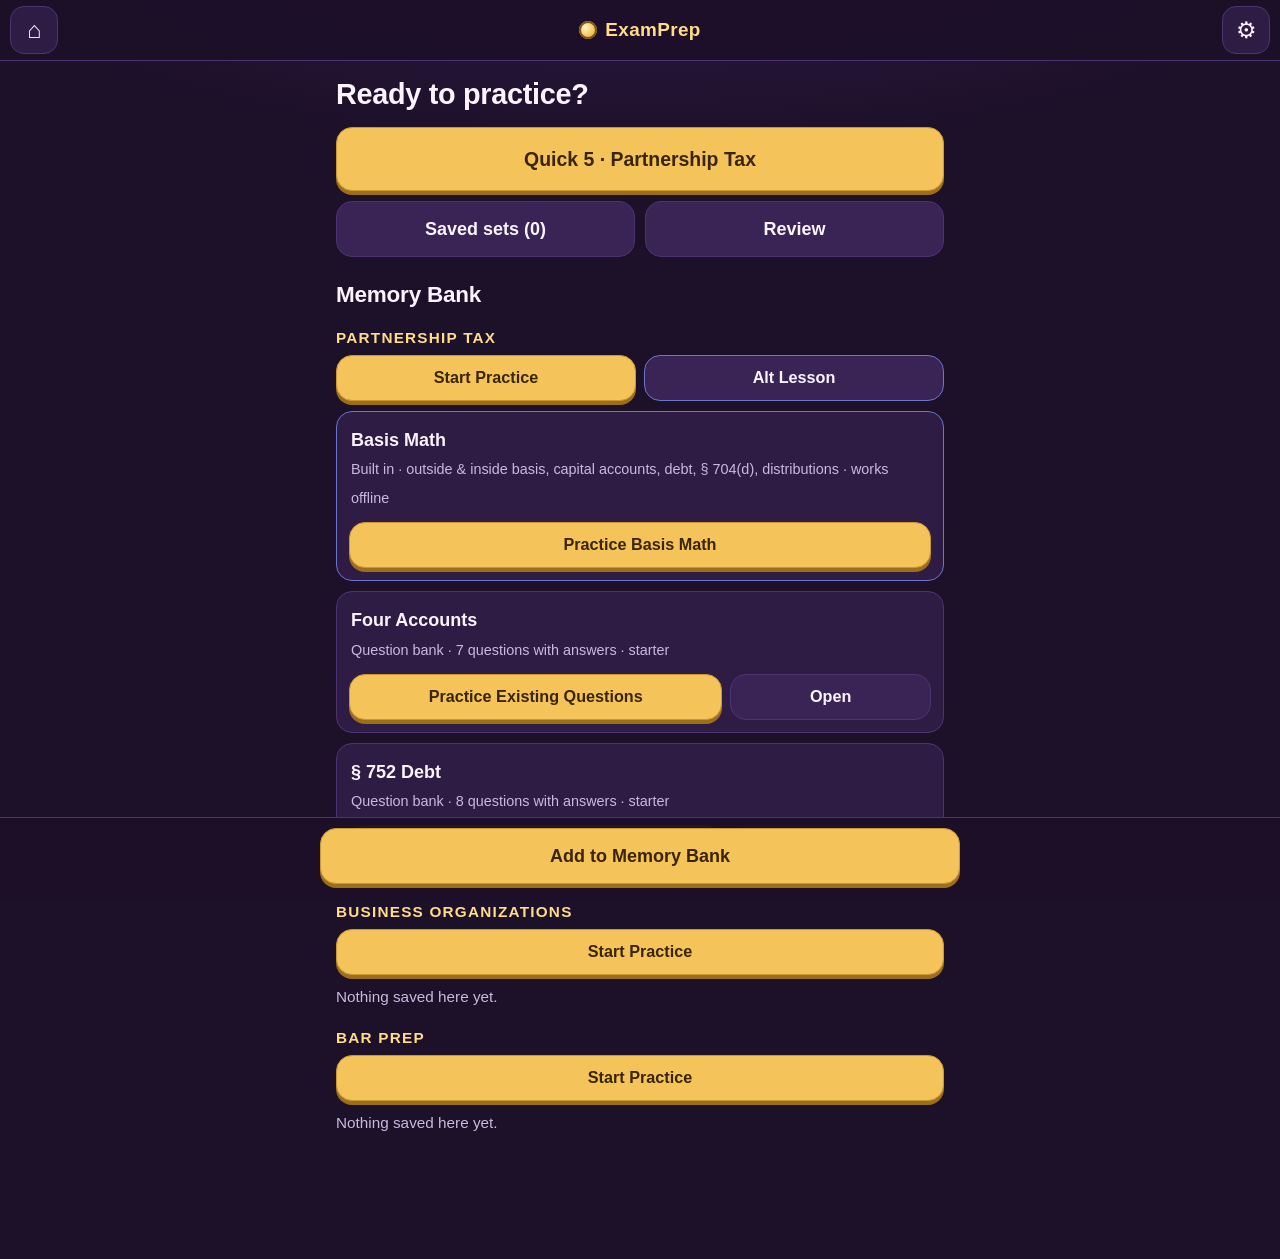
<file: index.html>
<!DOCTYPE html>
<html lang="en">
<head>
<meta charset="utf-8">
<meta name="viewport" content="width=device-width, initial-scale=1, viewport-fit=cover">
<meta name="theme-color" content="#1d1029">
<meta name="apple-mobile-web-app-capable" content="yes">
<meta name="mobile-web-app-capable" content="yes">
<meta name="apple-mobile-web-app-status-bar-style" content="black-translucent">
<meta name="apple-mobile-web-app-title" content="ExamPrep">
<title>LawSchoolExamPrep</title>
<link rel="manifest" href="manifest.webmanifest">
<link rel="apple-touch-icon" href="icons/icon-180.png">
<link rel="icon" type="image/png" href="icons/icon-192.png">
<link rel="stylesheet" href="styles.css">
</head>
<body>
<a class="skip" href="#app">Skip to content</a>
<header class="topbar">
  <button class="icon-btn" id="nav-home" aria-label="Home"><span aria-hidden="true">⌂</span></button>
  <div class="brand"><span class="coin-dot" aria-hidden="true"></span>ExamPrep</div>
  <button class="icon-btn" id="nav-settings" aria-label="Settings"><span aria-hidden="true">⚙</span></button>
</header>
<main id="app" tabindex="-1"></main>
<div id="fx" aria-hidden="true"></div>
<div id="toast" role="status" aria-live="polite"></div>
<script type="module" src="js/app.js"></script>
<noscript><p style="padding:2rem;color:#fff">This app needs JavaScript turned on.</p></noscript>
</body>
</html>
</file>
<file: styles.css>
:root {
  --bg: #1d1029;
  --bg-2: #261537;
  --card: #2f1c45;
  --card-2: #3a2455;
  --line: #4d3470;
  --gold: #f4c35a;
  --gold-2: #ffdc8a;
  --gold-ink: #3a2500;
  --text: #fbf4ff;
  --muted: #cbb8de;
  --ok: #63d9a0;
  --ok-bg: #173b2e;
  --bad: #ff8a8a;
  --bad-bg: #4a1d2b;
  --info-bg: #2b2f5c;
  --radius: 16px;
  --fs: 18px;
  --tap: 56px;
  --safe-b: env(safe-area-inset-bottom, 0px);
}
html[data-text="small"] { --fs: 16px; }
html[data-text="large"] { --fs: 20px; }
html[data-text="xl"] { --fs: 23px; }

* { box-sizing: border-box; }
html, body { margin: 0; background: var(--bg); color: var(--text); }
body {
  font-family: -apple-system, BlinkMacSystemFont, "SF Pro Text", "Segoe UI", Roboto, Helvetica, Arial, sans-serif;
  font-size: var(--fs);
  line-height: 1.6;
  -webkit-text-size-adjust: 100%;
  min-height: 100vh;
  background:
    radial-gradient(1200px 500px at 50% -200px, #3b1f58 0%, transparent 70%),
    var(--bg);
  background-attachment: fixed;
}
h1, h2, h3 { line-height: 1.25; margin: 0 0 .5em; font-weight: 700; letter-spacing: -.01em; }
h1 { font-size: 1.6em; }
h2 { font-size: 1.25em; }
h3 { font-size: 1.05em; }
p { margin: 0 0 .8em; }
a { color: var(--gold-2); }
.skip { position: absolute; left: -999px; }
.skip:focus { left: 12px; top: 12px; z-index: 100; background: var(--gold); color: var(--gold-ink); padding: 8px 12px; border-radius: 8px; }

.topbar {
  position: sticky; top: 0; z-index: 20;
  display: flex; align-items: center; justify-content: space-between;
  padding: calc(env(safe-area-inset-top, 0px) + 6px) 10px 6px;
  background: rgba(29, 16, 41, .92);
  backdrop-filter: blur(8px); -webkit-backdrop-filter: blur(8px);
  border-bottom: 1px solid var(--line);
}
.brand { font-weight: 800; font-size: 1.05em; display: flex; align-items: center; gap: 8px; color: var(--gold-2); letter-spacing: .02em; }
.coin-dot { width: 18px; height: 18px; border-radius: 50%; background: radial-gradient(circle at 35% 35%, #fff2c4, var(--gold) 55%, #b9822a); box-shadow: 0 0 0 2px #7a5414 inset; }
.icon-btn {
  width: 48px; height: 48px; border-radius: 14px; border: 1px solid var(--line);
  background: var(--card); color: var(--text); font-size: 1.3em; cursor: pointer;
}

main { max-width: 640px; margin: 0 auto; padding: 16px 16px calc(230px + var(--safe-b)); outline: none; }
.screen { animation: enter .22s ease-out; }
@keyframes enter { from { opacity: 0; } to { opacity: 1; } }

.card {
  background: var(--card); border: 1px solid var(--line); border-radius: var(--radius);
  padding: 16px; margin: 0 0 14px;
}
.card.gold { border-color: var(--gold); background: linear-gradient(180deg, #3d2650, var(--card)); }
.card.ok { border-color: var(--ok); background: var(--ok-bg); }
.card.bad { border-color: var(--bad); background: var(--bad-bg); }
.card.info { border-color: #6c74c9; background: var(--info-bg); }
.muted { color: var(--muted); }
.small { font-size: .85em; }
.tag {
  display: inline-block; font-size: .78em; font-weight: 700; letter-spacing: .02em;
  padding: 3px 10px; border-radius: 999px; background: var(--card-2); color: var(--gold-2);
  border: 1px solid var(--line); margin: 0 6px 6px 0;
}
.tag.hypo { background: #3b2a12; color: var(--gold-2); border-color: #8a6420; }
.tag.src { background: #24304a; color: #bcd3ff; border-color: #3e5a8a; }

.btn {
  display: flex; align-items: center; justify-content: center; gap: 10px;
  width: 100%; min-height: var(--tap); padding: 12px 18px; margin: 0 0 10px;
  border-radius: 16px; border: 1px solid var(--line);
  background: var(--card-2); color: var(--text);
  font: inherit; font-weight: 700; cursor: pointer; text-align: center;
  transition: transform .08s ease, background .15s ease;
  -webkit-tap-highlight-color: transparent;
}
.btn:active { transform: scale(.98); }
.btn.primary { background: var(--gold); color: var(--gold-ink); border-color: #c99631; box-shadow: 0 4px 0 #9b6e1c; }
.btn.primary:active { box-shadow: 0 1px 0 #9b6e1c; transform: translateY(3px); }
.btn.ghost { background: transparent; }
.btn.danger { border-color: #8a3b4d; color: var(--bad); background: transparent; }
.btn[disabled] { opacity: .55; }
.row { display: flex; gap: 10px; }
.row > * { flex: 1; }
.grid-3 { display: grid; grid-template-columns: repeat(3, 1fr); gap: 10px; margin-bottom: 10px; }
.grid-3 .btn { margin: 0; }
.seg { display: flex; gap: 8px; flex-wrap: wrap; margin: 6px 0 14px; }
.seg button {
  flex: 1 1 auto; min-height: 48px; min-width: 64px; padding: 8px 14px; border-radius: 14px;
  border: 1px solid var(--line); background: var(--card-2); color: var(--text); font: inherit; font-weight: 700;
}
.seg button[aria-pressed="true"] { background: var(--gold); color: var(--gold-ink); border-color: #c99631; }

.choice {
  display: block; width: 100%; text-align: left; min-height: var(--tap);
  padding: 14px 16px; margin: 0 0 10px; border-radius: 16px;
  border: 2px solid var(--line); background: var(--card-2); color: var(--text);
  font: inherit; line-height: 1.45; cursor: pointer;
}
.choice .letter {
  display: inline-flex; align-items: center; justify-content: center;
  width: 32px; height: 32px; border-radius: 50%; margin-right: 10px;
  background: var(--bg-2); color: var(--gold-2); font-weight: 800; flex: none;
}
.choice-inner { display: flex; align-items: flex-start; }
.choice.picked { border-color: var(--gold); }
.choice.correct { border-color: var(--ok); background: var(--ok-bg); }
.choice.wrong { border-color: var(--bad); background: var(--bad-bg); }
.choice[disabled] { cursor: default; }

.facts { width: 100%; border-collapse: collapse; margin: 6px 0 12px; }
.facts td { padding: 8px 4px; border-bottom: 1px solid var(--line); vertical-align: top; }
.facts td:last-child { text-align: right; font-weight: 700; color: var(--gold-2); white-space: nowrap; padding-left: 10px; }
.blank { display: inline-block; min-width: 4.5em; border-bottom: 3px solid var(--gold); margin: 0 2px; }
mark { background: #6a4b12; color: #fff1c9; padding: 0 3px; border-radius: 4px; }

textarea, input[type="text"], input[type="password"] {
  width: 100%; font: inherit; color: var(--text); background: var(--bg-2);
  border: 1px solid var(--line); border-radius: 14px; padding: 12px 14px; margin: 4px 0 12px;
}
textarea { min-height: 180px; line-height: 1.6; }
label.field { display: block; font-weight: 700; margin-top: 6px; }

.section-block { border-left: 4px solid var(--gold); padding: 2px 0 2px 12px; margin: 10px 0 14px; }
.section-block.rule { border-color: #8fa8ff; }
.section-block.app { border-color: var(--gold); }
.section-block.take { border-color: var(--ok); }
.section-block h3 { font-size: .8em; text-transform: uppercase; letter-spacing: .08em; color: var(--muted); margin-bottom: 4px; }
.why-list { padding-left: 1.2em; margin: 0; }
.why-list li { margin-bottom: 6px; }

.topic {
  display: flex; align-items: center; gap: 12px; width: 100%; min-height: var(--tap);
  padding: 12px 14px; margin: 0 0 8px; border-radius: 14px; text-align: left;
  border: 2px solid var(--line); background: var(--card); color: var(--text); font: inherit; cursor: pointer;
}
.topic[aria-pressed="true"] { border-color: var(--gold); background: #3b2650; }
.topic .check {
  flex: none; width: 26px; height: 26px; border-radius: 8px; border: 2px solid var(--muted);
  display: flex; align-items: center; justify-content: center; font-weight: 900; color: var(--gold-ink);
}
.topic[aria-pressed="true"] .check { background: var(--gold); border-color: var(--gold); }
.topic .t-main { flex: 1; min-width: 0; }
.topic .t-title { font-weight: 700; display: block; overflow-wrap: anywhere; }
.topic .t-meta { font-size: .8em; color: var(--muted); }
.lvl-2 { margin-left: 14px; width: calc(100% - 14px); }
.lvl-3 { margin-left: 28px; width: calc(100% - 28px); }
.lvl-4 { margin-left: 40px; width: calc(100% - 40px); }

.progress { height: 10px; border-radius: 999px; background: var(--bg-2); overflow: hidden; border: 1px solid var(--line); margin: 6px 0 14px; }
.progress > span { display: block; height: 100%; background: linear-gradient(90deg, var(--gold), var(--gold-2)); transition: width .3s ease; }
.meter { height: 8px; border-radius: 999px; background: var(--bg-2); overflow: hidden; margin-top: 6px; }
.meter > span { display: block; height: 100%; background: var(--gold); }
.meter.low > span { background: #ff9f7a; }
.meter.mid > span { background: var(--gold); }
.meter.high > span { background: var(--ok); }

.qhead { display: flex; justify-content: space-between; align-items: center; gap: 8px; flex-wrap: wrap; }
.tools { display: flex; gap: 8px; flex-wrap: wrap; margin: 8px 0 12px; }
.tool {
  min-height: 44px; padding: 6px 12px; border-radius: 12px; border: 1px solid var(--line);
  background: var(--bg-2); color: var(--text); font: inherit; font-size: .85em; font-weight: 700; cursor: pointer;
}
.tool[aria-pressed="true"] { border-color: var(--gold); color: var(--gold-2); }
.timer { font-variant-numeric: tabular-nums; font-weight: 800; color: var(--gold-2); }
.timer.out { color: var(--bad); }

.dock {
  position: fixed; left: 0; right: 0; bottom: 0; z-index: 15;
  padding: 10px 16px calc(10px + var(--safe-b));
  background: linear-gradient(180deg, rgba(29,16,41,0), rgba(29,16,41,.96) 30%);
}
.dock-inner { max-width: 640px; margin: 0 auto; }
.dock .btn { margin-bottom: 6px; }

.stat-grid { display: grid; grid-template-columns: repeat(3, 1fr); gap: 10px; margin-bottom: 14px; }
.stat { background: var(--card); border: 1px solid var(--line); border-radius: 14px; padding: 12px; text-align: center; }
.stat b { display: block; font-size: 1.6em; color: var(--gold-2); line-height: 1.1; }
.stat span { font-size: .78em; color: var(--muted); }

.switch { display: flex; align-items: center; justify-content: space-between; gap: 12px; min-height: var(--tap); border-bottom: 1px solid var(--line); }
.switch:last-child { border-bottom: 0; }
.switch input { width: 52px; height: 30px; accent-color: var(--gold); }
.check-row { display: flex; gap: 10px; align-items: flex-start; padding: 8px 0; }
.check-row input { width: 26px; height: 26px; margin-top: 2px; accent-color: var(--gold); flex: none; }

.empty { text-align: center; padding: 22px 12px; }
.empty .big { font-size: 2.4em; }

#toast {
  position: fixed; left: 50%; bottom: calc(96px + var(--safe-b)); transform: translateX(-50%) translateY(20px);
  background: var(--gold); color: var(--gold-ink); font-weight: 800; padding: 10px 16px; border-radius: 999px;
  opacity: 0; pointer-events: none; transition: opacity .2s, transform .2s; z-index: 60; max-width: 90vw; text-align: center;
}
#toast.show { opacity: 1; transform: translateX(-50%) translateY(0); }

/* effects */
#fx { position: fixed; inset: 0; pointer-events: none; z-index: 50; overflow: hidden; }
.drop { position: absolute; top: -60px; will-change: transform; animation: fall var(--dur, 1s) cubic-bezier(.3,.1,.6,1) forwards; }
.coin {
  width: 30px; height: 30px; border-radius: 50%;
  background: radial-gradient(circle at 35% 30%, #fff6d2, #f4c35a 50%, #b07a22);
  box-shadow: inset 0 0 0 3px #a8741e; color: #6b4708; font-weight: 900; font-size: 16px;
  display: flex; align-items: center; justify-content: center;
}
.bill {
  width: 46px; height: 24px; border-radius: 4px; background: #5fbf7a; border: 2px solid #2f7a45;
  color: #1d4d2b; font-weight: 900; font-size: 14px; display: flex; align-items: center; justify-content: center;
}
@keyframes fall {
  0% { transform: translate3d(0, 0, 0) rotate(0deg); opacity: 1; }
  85% { opacity: 1; }
  100% { transform: translate3d(var(--dx, 0px), 110vh, 0) rotate(var(--rot, 360deg)); opacity: 0; }
}
.splat { position: absolute; left: 50%; top: 38%; width: 220px; height: 220px; margin: -110px 0 0 -110px; animation: splat .9s ease-out forwards; }
@keyframes splat {
  0% { transform: scale(.2) rotate(-10deg); opacity: 0; }
  20% { transform: scale(1.08) rotate(3deg); opacity: .95; }
  35% { transform: scale(1) rotate(0); opacity: .9; }
  100% { transform: scale(1.02); opacity: 0; }
}
.shake { animation: shake .35s ease-in-out; }
@keyframes shake { 0%,100% { transform: none; } 25% { transform: translateX(-6px); } 50% { transform: translateX(5px); } 75% { transform: translateX(-3px); } }
.glow { animation: glow .9s ease-out; }
@keyframes glow { 0% { box-shadow: 0 0 0 0 rgba(244,195,90,.0); } 30% { box-shadow: 0 0 0 6px rgba(244,195,90,.55); } 100% { box-shadow: 0 0 0 0 rgba(244,195,90,0); } }
.plus { position: absolute; left: 50%; top: 30%; transform: translateX(-50%); font-size: 2.2em; font-weight: 900; color: var(--gold-2); animation: plus .9s ease-out forwards; }
@keyframes plus { from { opacity: 0; transform: translate(-50%, 10px); } 30% { opacity: 1; } to { opacity: 0; transform: translate(-50%, -30px); } }

html.reduce-motion *, html.reduce-motion *::before, html.reduce-motion *::after {
  animation-duration: .001ms !important; transition-duration: .001ms !important;
}
html.reduce-motion .glow { animation: none !important; box-shadow: 0 0 0 4px rgba(244,195,90,.6); }

/* ---------- Memory Bank, Generate Practice, full answers ---------- */
select { width: 100%; font: inherit; color: var(--text); background: var(--bg-2); border: 1px solid var(--line); border-radius: 14px; padding: 12px 14px; margin: 4px 0 12px; min-height: var(--tap); }
.btn.big { min-height: 64px; font-size: 1.08em; }
.btn.sm { min-height: 46px; padding: 8px 12px; font-size: .9em; margin: 0; }
.course { margin-bottom: 8px; }
.course-head { font-size: .85em; text-transform: uppercase; letter-spacing: .08em; color: var(--gold-2); margin: 18px 0 8px; }
.item { background: var(--card); border: 1px solid var(--line); border-radius: var(--radius); padding: 12px; margin: 0 0 10px; }
.item.builtin { border-color: #6c74c9; }
.item-open { display: block; width: 100%; text-align: left; background: none; border: 0; color: var(--text); font: inherit; padding: 2px 2px 10px; cursor: pointer; }
.item-open.static { cursor: default; }
.item-open .t-title { font-weight: 700; display: block; overflow-wrap: anywhere; }
.item-open .t-meta { font-size: .8em; color: var(--muted); }
.item-actions { display: flex; gap: 8px; flex-wrap: wrap; }
.item-actions .btn { width: auto; flex: 1 1 auto; }
.asks { display: inline-block; font-size: .85em; background: #24304a; color: #bcd3ff; border: 1px solid #3e5a8a; border-radius: 10px; padding: 4px 10px; margin: 0 0 8px; }
.answer-full { font-size: 1.08em; margin: 0; }
.section-block.mine { border-color: var(--bad); }
.steps { margin: 4px 0 0; padding-left: 1.3em; }
.steps li { margin-bottom: 6px; }
.steps.reveal li { opacity: 0; animation: stepIn .35s ease-out forwards; animation-delay: calc(var(--d) * 450ms + 300ms); }
@keyframes stepIn { from { opacity: 0; transform: translateY(4px); } to { opacity: 1; transform: none; } }
details.others, details.txt { margin: 8px 0 12px; }
details > summary { min-height: 44px; font-weight: 700; cursor: pointer; padding: 8px 0; }
details.txt > summary { font-weight: 600; }
.ref { border-top: 1px solid var(--line); margin-top: 12px; padding-top: 10px; }
.fb-actions { display: flex; gap: 8px; flex-wrap: wrap; margin-top: 12px; }
.fb-actions .btn { width: auto; flex: 1 1 auto; margin: 0; }
.fb-actions .btn[aria-pressed="true"] { border-color: var(--ok); color: var(--ok); }
#next-inline { margin-top: 6px; }
.choice-list { padding-left: 1.4em; margin: 6px 0 0; }
.choice-list li { margin-bottom: 4px; }
.choice-list li.ok { color: var(--ok); font-weight: 700; }
hr.sep { border: 0; border-top: 1px dashed var(--line); margin: 18px 0; }
/* Leave room so the sticky bar never covers the end of an explanation. */
body.answered main { padding-bottom: calc(260px + var(--safe-b)); }

/* ---------- Work the Math ---------- */
details.work { background: var(--bg-2); border: 1px solid var(--line); border-radius: 14px; padding: 4px 12px 12px; margin: 4px 0 14px; }
details.work > summary { font-size: 1.02em; color: var(--gold-2); }
.wstart, .wtotal { display: flex; justify-content: space-between; align-items: center; gap: 10px; padding: 10px 12px; border-radius: 12px; background: var(--card-2); margin: 8px 0; }
.wtotal { position: sticky; top: 64px; z-index: 2; border: 1px solid var(--gold); }
.wtotal b, .wstart b { font-size: 1.15em; color: var(--gold-2); white-space: nowrap; }
.witem { border: 1px solid var(--line); border-radius: 12px; padding: 10px; margin: 0 0 10px; background: var(--card); }
.witem.used { opacity: .75; }
.wtop { display: flex; justify-content: space-between; gap: 10px; margin-bottom: 8px; }
.wlabel { font-weight: 600; }
.wamt { font-weight: 800; color: var(--gold-2); white-space: nowrap; }
.wbtns { display: grid; grid-template-columns: repeat(3, 1fr); gap: 8px; }
.wbtn { min-height: 54px; border-radius: 12px; border: 1px solid var(--line); background: var(--card-2); color: var(--text); font: inherit; font-weight: 800; font-size: .95em; cursor: pointer; -webkit-tap-highlight-color: transparent; }
.wbtn:active { transform: scale(.97); }
.wbtn.add { border-color: #3f8f6a; }
.wbtn.sub { border-color: #8a3b4d; }
.wbtn.cap { grid-column: 1 / -1; border-color: #6c74c9; }
.wchosen { margin: 0; color: var(--gold-2); }
.wsteps h3 { font-size: .8em; text-transform: uppercase; letter-spacing: .08em; color: var(--muted); margin: 12px 0 4px; }
.wsteps ol, ol.wcalc { margin: 0; padding-left: 1.3em; }
.wstep, ol.wcalc li { margin-bottom: 8px; }
.wstep > span, ol.wcalc li > span { margin-right: 6px; }
.wstep > b, ol.wcalc li > b { color: var(--gold-2); white-space: nowrap; }
.wstep.start { list-style: none; margin-left: -1.3em; }
.wstep.skipped, ol.wcalc li.skipped { color: var(--muted); }
.wlink { background: none; border: 0; color: #bcd3ff; text-decoration: underline; font: inherit; font-size: .85em; padding: 6px 4px; min-height: 36px; cursor: pointer; }
.wedit { margin: 6px 0 4px; }
.wedit .btn { margin-top: 8px; }
.wctl .btn { margin: 0; }
.work-compare .wcols { display: grid; grid-template-columns: 1fr; gap: 10px; }
@media (min-width: 560px) { .work-compare .wcols { grid-template-columns: 1fr 1fr; } }
.work-compare h3 { font-size: .8em; text-transform: uppercase; letter-spacing: .08em; color: var(--muted); margin-bottom: 4px; }
ol.wcalc li.hit { background: var(--bad-bg); border-radius: 8px; padding: 2px 6px; }
.wsum { margin: 4px 0 8px; }
.facts td:last-child { white-space: normal; overflow-wrap: anywhere; max-width: 55%; }
.facts td:first-child { overflow-wrap: anywhere; }
.wbtns { grid-template-columns: 1fr 1.3fr 1fr; }
.wbtn { white-space: nowrap; padding: 0 6px; }

/* ---------- Footer: never cover content ---------- */
main { padding-bottom: calc(var(--dock-h, 200px) + 28px); }
body.answered main { padding-bottom: calc(var(--dock-h, 200px) + 28px); }
.dock { background: rgba(29,16,41,.97); border-top: 1px solid var(--line); padding-top: 10px; }
.dock .dock-sub { gap: 8px; }
.dock .dock-sub .btn { min-height: 44px; padding: 8px 10px; font-size: .9em; margin: 0; }
#dock-main:empty { display: none; }
#dock-main .btn { margin-bottom: 8px; }

/* ---------- Compact fact rows ---------- */
.facts2 { margin: 6px 0 12px; }
.frow { display: flex; flex-wrap: wrap; align-items: baseline; justify-content: space-between; gap: 2px 12px; padding: 8px 2px; border-bottom: 1px solid var(--line); }
.frow .fl { flex: 1 1 9em; min-width: 0; overflow-wrap: break-word; }
.frow .fv { flex: 0 0 auto; margin-left: auto; white-space: nowrap; font-weight: 700; color: var(--gold-2); text-align: right; }
.frow.long .fv { white-space: normal; flex: 1 1 100%; text-align: left; margin-left: 0; }
.wtop { flex-wrap: wrap; }
.wtop .wlabel { flex: 1 1 9em; min-width: 0; }
.wtop .wamt { margin-left: auto; }

/* ---------- Colored math steps ---------- */
:root { --plus: #4cc38a; --minus: #ff6b81; }
ol.msteps { list-style: none; margin: 4px 0 0; padding: 0; }
.ms { display: grid; grid-template-columns: auto 1fr auto; gap: 2px 10px; align-items: baseline; padding: 7px 8px; border-radius: 10px; margin-bottom: 4px; background: var(--bg-2); }
.ms .ma { font-weight: 800; white-space: nowrap; font-variant-numeric: tabular-nums; }
.ms .ml { min-width: 0; overflow-wrap: break-word; }
.ms .mr { font-weight: 700; white-space: nowrap; color: var(--text); font-variant-numeric: tabular-nums; }
.ms .wedit, .ms .wlink { grid-column: 1 / -1; justify-self: start; }
.ms-add { border-left: 4px solid var(--plus); }
.ms-add .ma { color: var(--plus); }
.ms-sub { border-left: 4px solid var(--minus); }
.ms-sub .ma { color: var(--minus); }
.ms-start, .ms-min, .ms-total { border-left: 4px solid var(--line); }
.ms-skip { opacity: .7; border-left: 4px dashed var(--line); }
.ms-skip .ma { text-decoration: line-through; }
.ms-total { background: var(--card-2); }
.ms-total .ml, .ms-total .mr { font-weight: 800; }
.ms.hit { outline: 2px solid var(--gold); }
.reveal .ms { opacity: 0; animation: stepIn .35s ease-out forwards; }
.reveal .ms:nth-child(1) { animation-delay: .3s; } .reveal .ms:nth-child(2) { animation-delay: .75s; } .reveal .ms:nth-child(3) { animation-delay: 1.2s; }
.reveal .ms:nth-child(4) { animation-delay: 1.65s; } .reveal .ms:nth-child(5) { animation-delay: 2.1s; } .reveal .ms:nth-child(6) { animation-delay: 2.55s; }
.reveal .ms:nth-child(7) { animation-delay: 3s; } .reveal .ms:nth-child(n+8) { animation-delay: 3.45s; }

/* ---------- Four Accounts ---------- */
:root { --hl-ob: #f2b134; --hl-ib: #3cc6c0; }
.acct-btn { margin-bottom: 10px; }
.accounts-panel { margin: 0 0 14px; }
.accounts-panel h3 { margin: 14px 0 6px; }
.acard { background: var(--card); border: 1px solid var(--line); border-radius: 14px; padding: 12px; margin: 0 0 10px; }
.acard .ahead { display: flex; justify-content: space-between; gap: 8px; margin-bottom: 4px; }
.acard.hl-ob { border: 2px solid var(--hl-ob); }
.acard.hl-ib { border: 2px solid var(--hl-ib); }
.acard.asked { box-shadow: 0 0 0 3px var(--gold); }
.asked-tag { color: var(--gold-2); }
.flow { display: grid; gap: 8px; margin: 10px 0 14px; }
.flow .party { text-align: center; font-weight: 800; padding: 12px; border-radius: 12px; background: var(--card-2); border: 1px solid var(--line); }
.flow .arrow { display: grid; grid-template-columns: auto 1fr auto; gap: 10px; align-items: center; padding: 10px 12px; border-radius: 12px; }
.flow .arrow .dir { font-size: 1.6em; font-weight: 800; }
.flow .arrow.hl-ib { border: 2px solid var(--hl-ib); background: rgba(60,198,192,.10); }
.flow .arrow.hl-ib .dir, .flow .arrow.hl-ib .tag { color: var(--hl-ib); }
.flow .arrow.hl-ob { border: 2px solid var(--hl-ob); background: rgba(242,177,52,.10); }
.flow .arrow.hl-ob .dir, .flow .arrow.hl-ob .tag { color: var(--hl-ob); }

/* ---------- Alt Lesson + Open-Book Sprint ---------- */
.course-actions { display: flex; gap: 8px; margin: 0 0 10px; }
.course-actions .btn { margin: 0; flex: 1 1 0; }
.alt-lesson { border-color: #6c74c9; }
.sprint-bar { position: sticky; top: 56px; z-index: 6; display: flex; flex-wrap: wrap; justify-content: space-between; align-items: center; gap: 6px 10px; padding: 8px 10px; margin: 0 0 10px; border-radius: 12px; background: rgba(29,16,41,.96); border: 1px solid var(--line); }
.sprint-bar .sb-btns { display: flex; gap: 6px; }
.sprint-bar .tool { margin: 0; min-height: 44px; }
#sp-clock { font-variant-numeric: tabular-nums; font-weight: 800; color: var(--gold-2); }
.facts-sheet { position: fixed; left: 0; right: 0; top: 0; bottom: 0; z-index: 30; background: rgba(15,8,22,.75); padding: 64px 12px 12px; overflow-y: auto; }
.facts-sheet > .card { max-width: 640px; margin: 0 auto; }
.facts-card > summary { font-weight: 800; }
.q-prompt { font-weight: 700; font-size: 1.05em; margin: 8px 0 0; }
.bigchoices .choice { min-height: 64px; }
.choice[aria-pressed="true"]:not(:disabled) { border-color: var(--gold); box-shadow: 0 0 0 2px var(--gold) inset; }
.search-card input { width: 100%; font: inherit; color: var(--text); background: var(--bg-2); border: 1px solid var(--line); border-radius: 12px; padding: 12px 14px; min-height: var(--tap); }
details.hit { border-bottom: 1px solid var(--line); padding: 4px 0; }
details.hit > summary { min-height: 44px; }
details.hit mark, .sec-text mark { background: rgba(242,177,52,.35); color: inherit; }
.sec-text { background: var(--bg-2); border-radius: 10px; padding: 8px 10px; margin-top: 8px; max-height: 50vh; overflow-y: auto; }
.model-sent { font-size: 1.08em; font-weight: 600; }
.mistake { border-bottom: 1px solid var(--line); padding: 8px 0; }
.mistake .row .btn { margin: 0; }
.acard.mv-up { border-left: 5px solid var(--plus); }
.acard.mv-down { border-left: 5px solid var(--minus); }
.acard.mv-same { border-left: 5px solid var(--line); }
.acard .mv { font-size: .8em; font-weight: 800; white-space: nowrap; }
.acard.mv-up .mv { color: var(--plus); }
.acard.mv-down .mv { color: var(--minus); }
.acard.mv-same .mv { color: var(--muted); }
</file>
